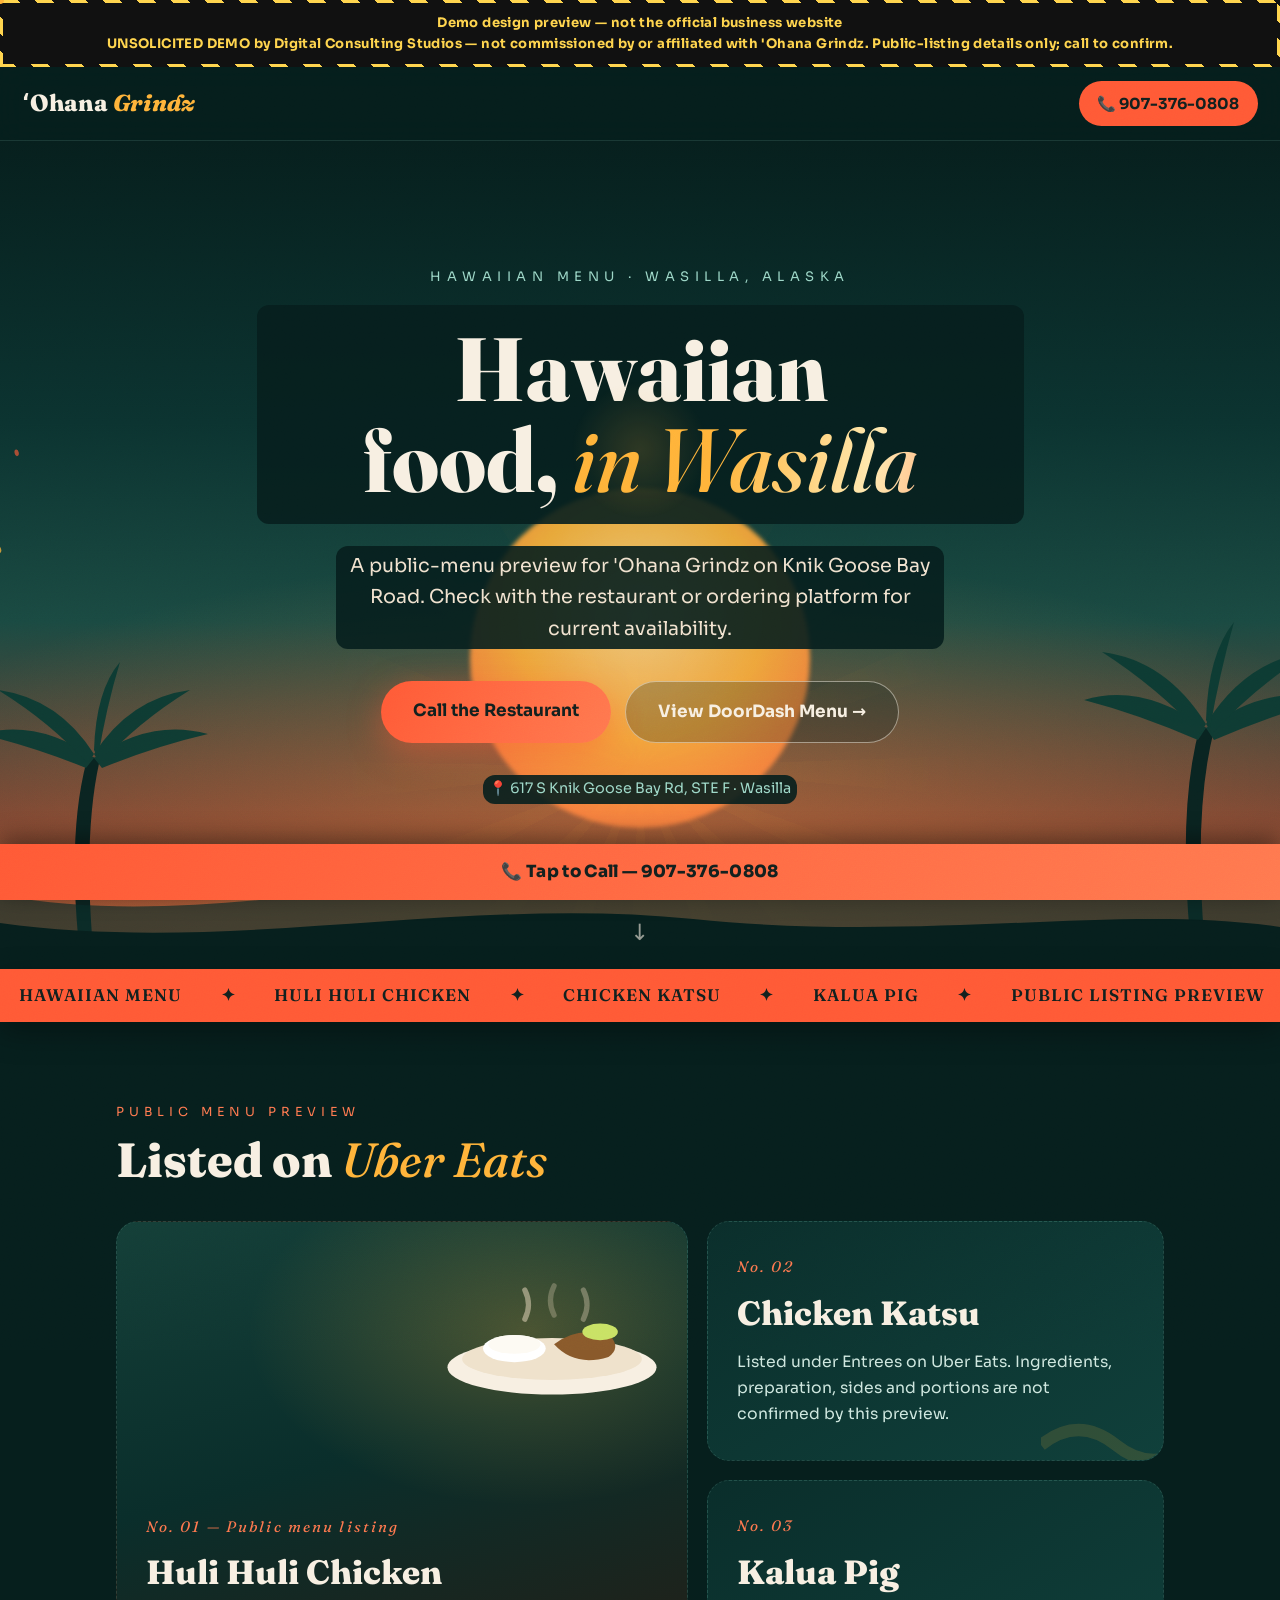
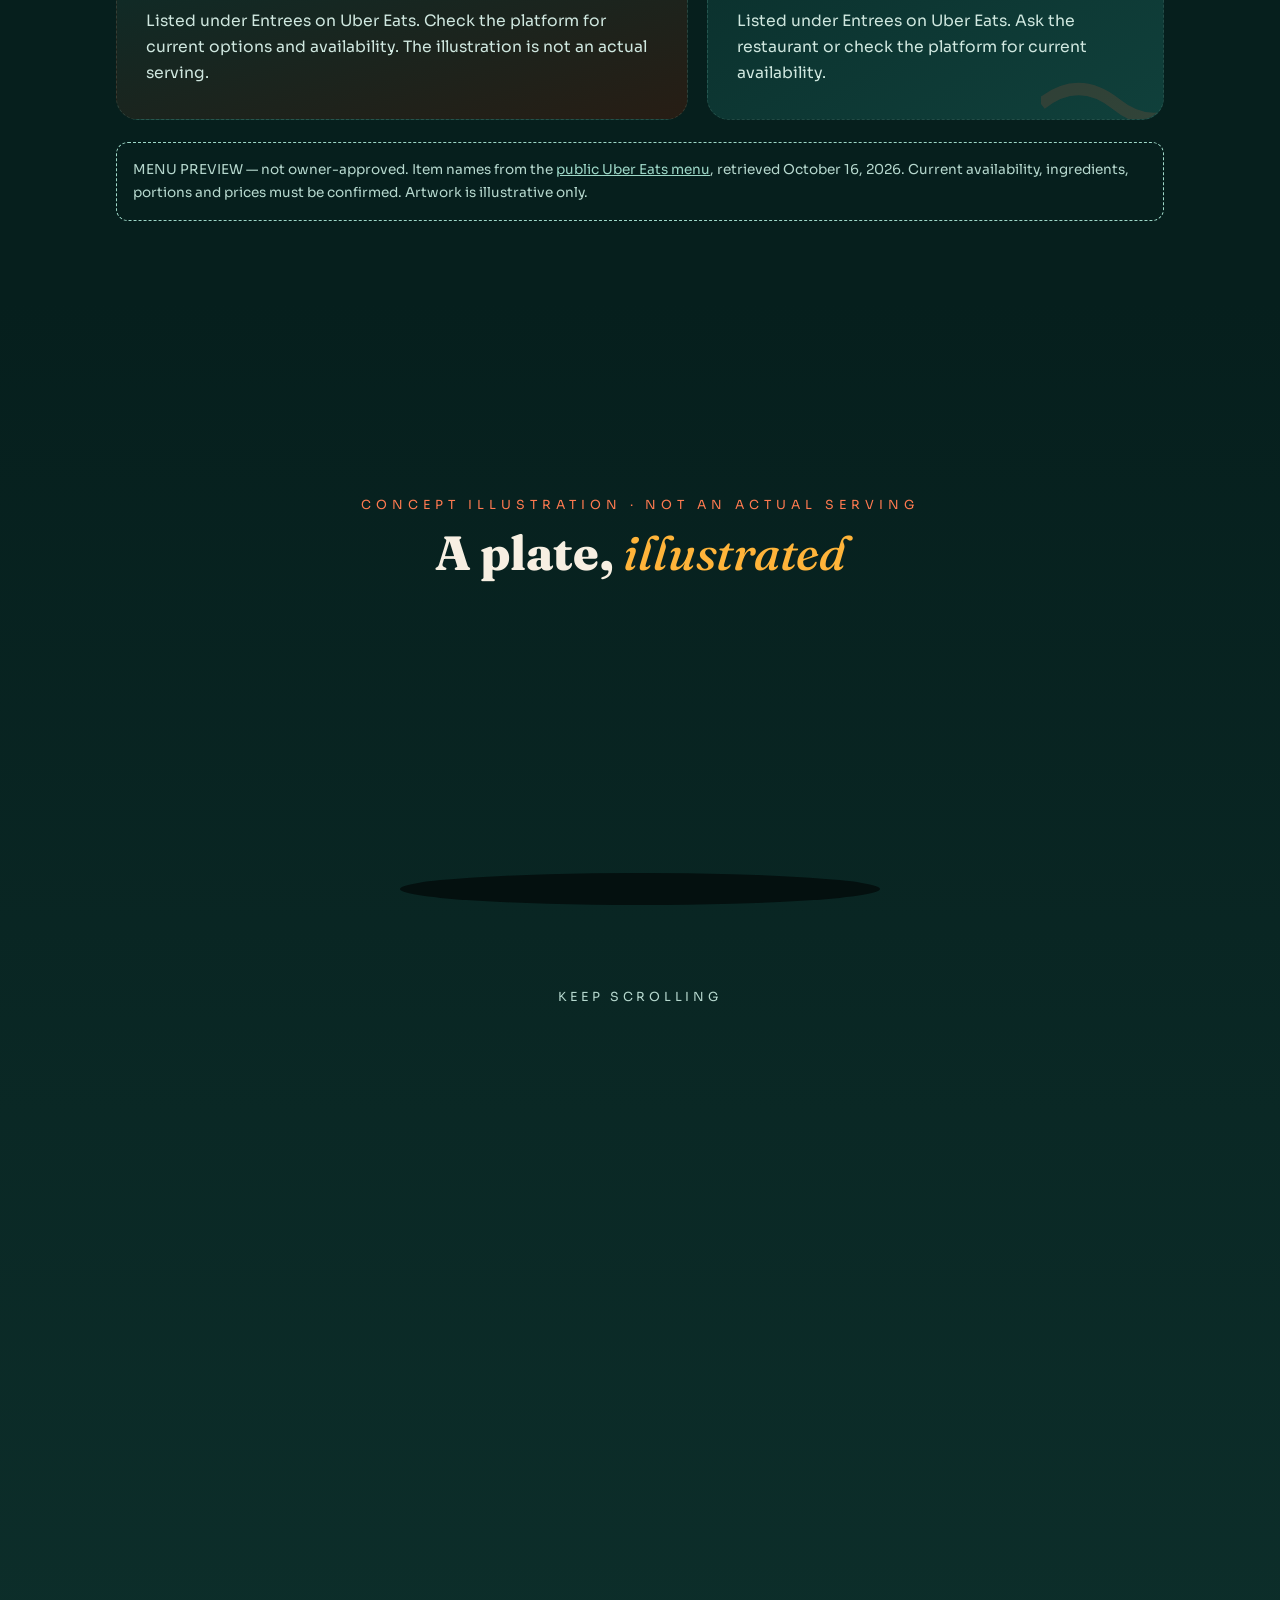
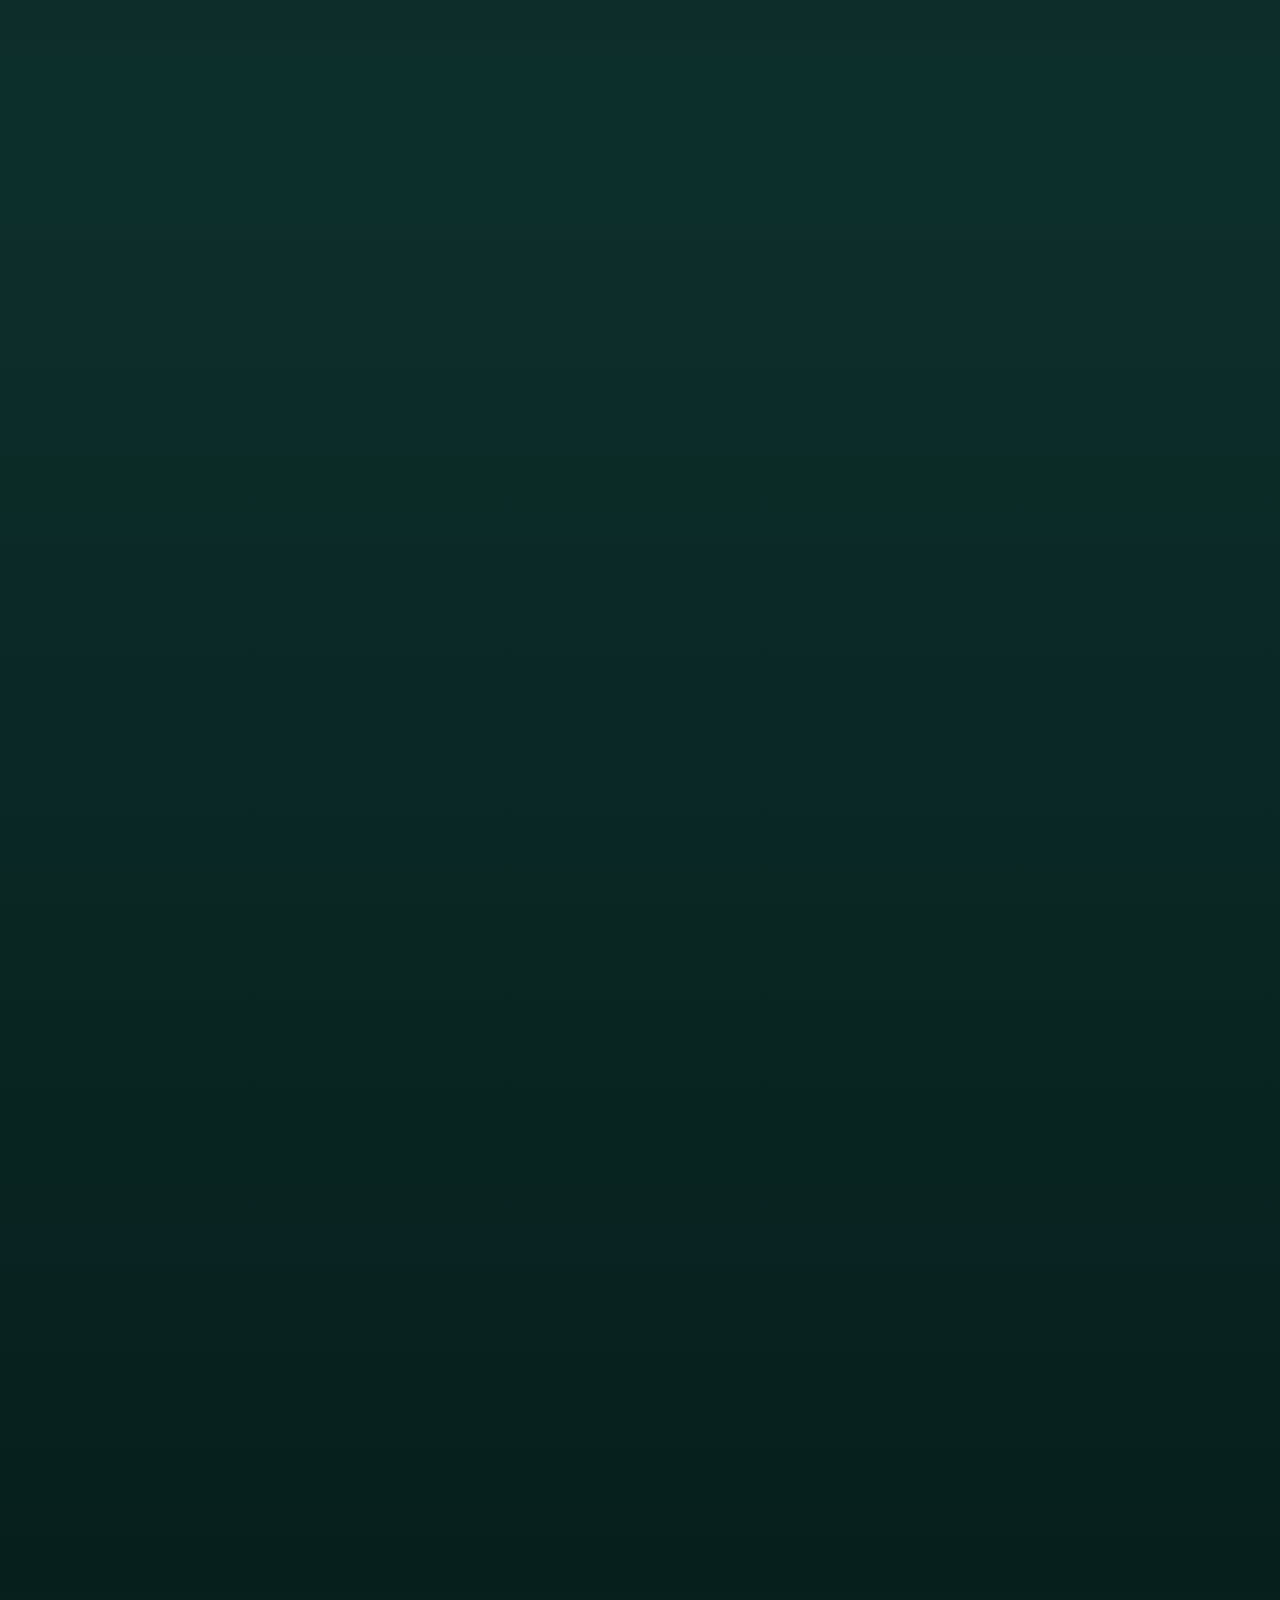
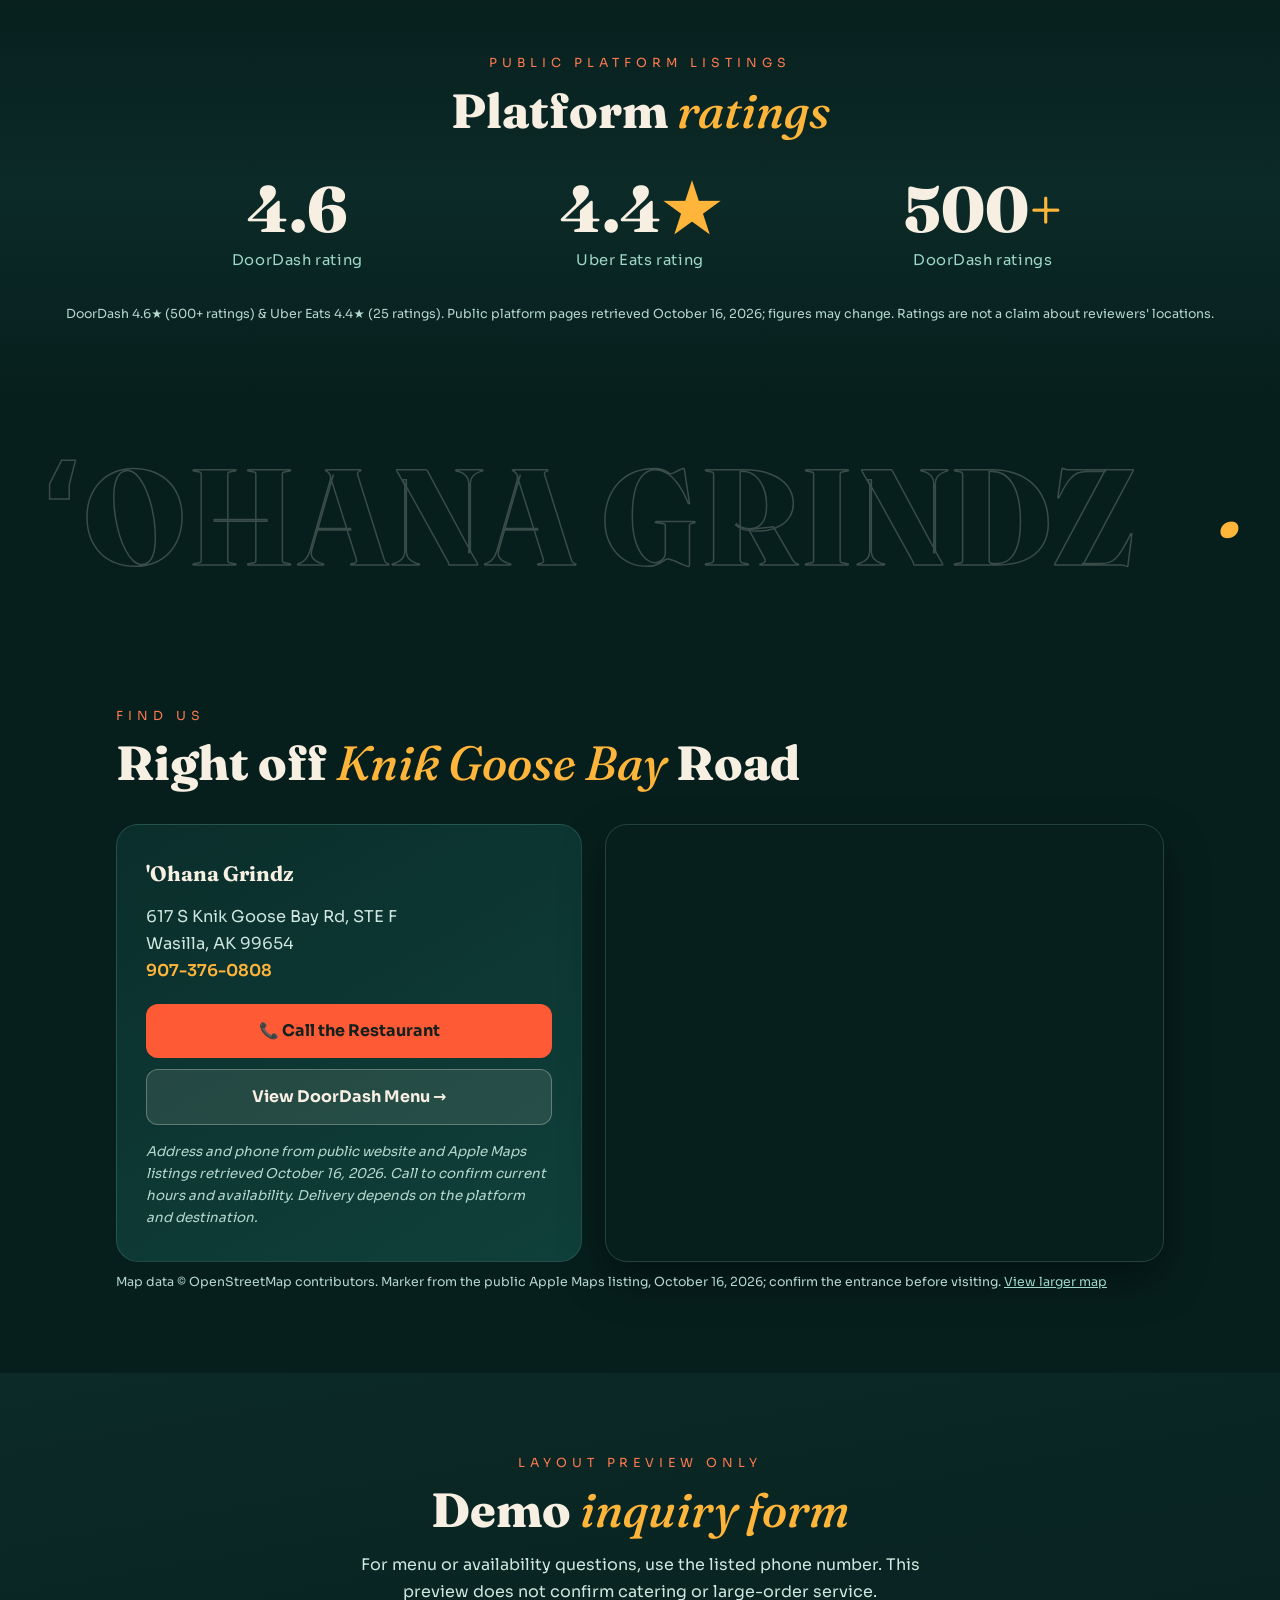
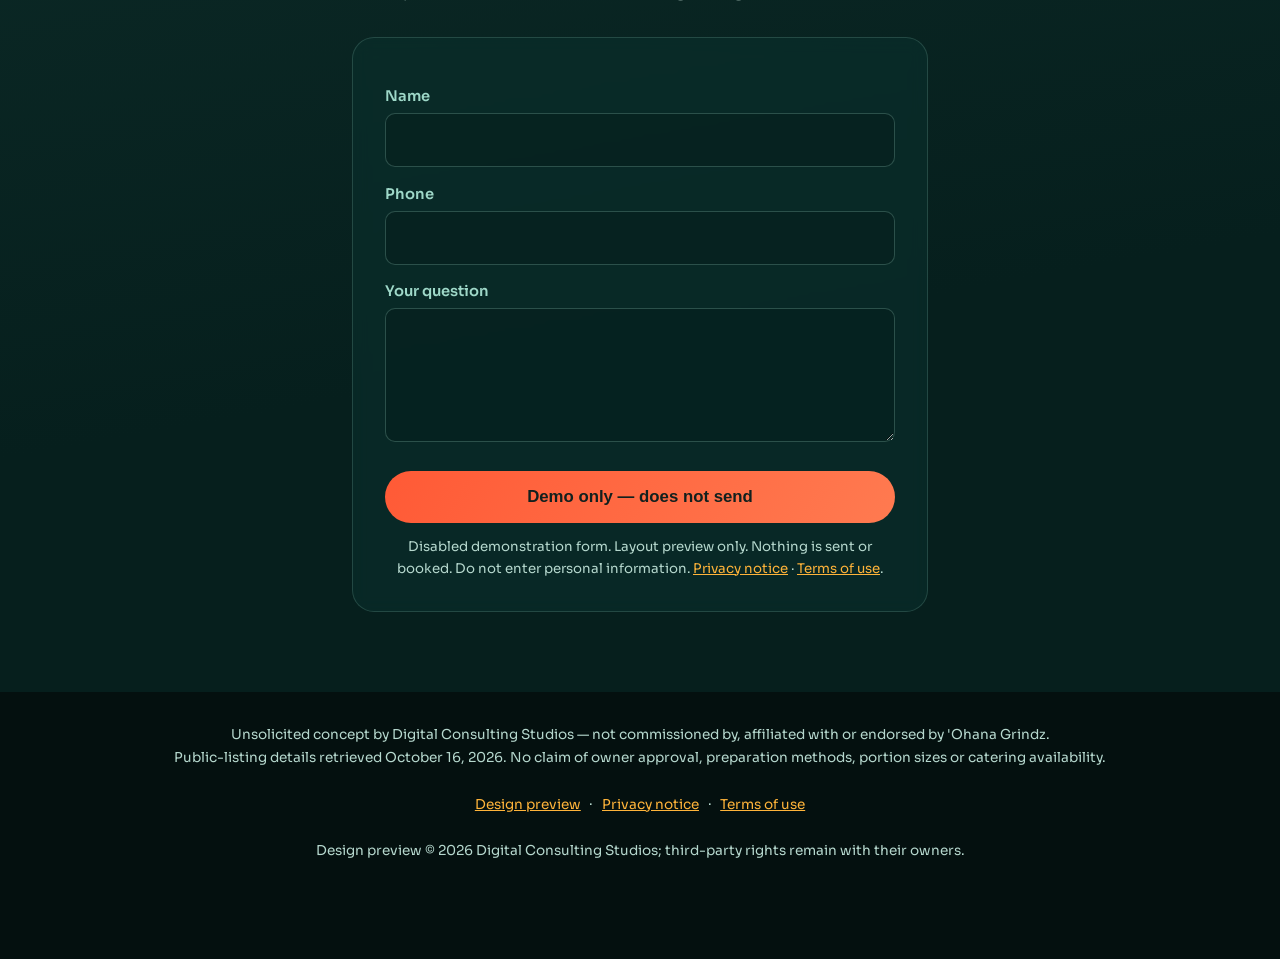
<file: index.html>
<!DOCTYPE html>
<html lang="en">
<head>
<meta charset="UTF-8">
<meta name="viewport" content="width=device-width, initial-scale=1.0">
<meta name="robots" content="noindex, nofollow">
<title>'Ohana Grindz — Hawaiian Food in Wasilla, AK | DEMO</title>
<meta name="description" content="Unsolicited demo concept for 'Ohana Grindz in Wasilla, Alaska. Public-menu preview and contact details at 617 S Knik Goose Bay Rd, STE F.">
<meta name="theme-color" content="#061f1d">
<link rel="preconnect" href="https://fonts.googleapis.com">
<link rel="preconnect" href="https://fonts.gstatic.com" crossorigin>
<link href="https://fonts.googleapis.com/css2?family=Fraunces:ital,opsz,wght@0,9..144,400;0,9..144,600;0,9..144,800;1,9..144,500&family=Sora:wght@400;600;700&display=swap" rel="stylesheet">
<style>
:root{
  /* height of the fixed Tap-to-Call bar at the bottom of the viewport;
     used to keep the first view's bottom 56px of content out from under it */
  --callbar-h:56px;
  --abyss:#061f1d; --lagoon:#0a2e2b; --lagoon2:#10403b;
  --coral:#ff5a36; --coral-hot:#ff7a50; --mango:#ffb43a; --seafoam:#9ed8c8;
  --sand:#f7efe2; --ink:#12201e; --mist:#cfe7df;
  --display:'Fraunces',Georgia,serif; --body:'Sora',system-ui,sans-serif;
}
*{margin:0;padding:0;box-sizing:border-box}
html{scroll-behavior:smooth}
@media (prefers-reduced-motion: reduce){html{scroll-behavior:auto}*{animation:none!important;transition:none!important}
/* entrance animations are the only thing that makes these visible; with animation
   disabled they would stay at opacity:0 and the hero would render blank. */
.kicker,.hero h1,.hero .sub,.cta-row,.hero .pin,.reveal{opacity:1!important;transform:none!important}}
body{font-family:var(--body);color:var(--mist);background:var(--abyss);line-height:1.65;overflow-x:hidden}
::selection{background:var(--coral);color:#fff}

/* demo banner */
.demo-banner{background:repeating-linear-gradient(45deg,#ffd54f,#ffd54f 12px,#111 12px,#111 24px);padding:3px;position:relative;z-index:60}
.demo-banner p{background:#111;color:#ffd54f;text-align:center;font-weight:700;font-size:.82rem;padding:.55rem .75rem;letter-spacing:.03em}

/* header */
header{position:sticky;top:0;z-index:50;display:flex;align-items:center;justify-content:space-between;gap:.75rem;padding:.9rem 1.4rem;background:rgba(6,31,29,.82);backdrop-filter:blur(14px);-webkit-backdrop-filter:blur(14px);border-bottom:1px solid rgba(158,216,200,.14)}
.logo{font-family:var(--display);font-weight:800;font-size:1.45rem;color:var(--sand);letter-spacing:.01em}
.logo em{font-style:italic;color:var(--mango)}
.call-top{background:var(--coral);color:#fff;font-weight:700;text-decoration:none;padding:.6rem 1.15rem;border-radius:999px;font-size:.95rem;box-shadow:0 0 0 0 rgba(255,90,54,.5);transition:transform .25s ease, box-shadow .25s ease}
.call-top:hover,.call-top:focus{transform:translateY(-2px);box-shadow:0 8px 24px rgba(255,90,54,.45)}

/* ============ HERO ============ */
.hero{position:relative;min-height:92vh;display:flex;flex-direction:column;justify-content:center;align-items:center;text-align:center;padding:4.5rem 1.25rem 7rem;isolation:isolate;overflow:hidden;
  background:linear-gradient(180deg,#061f1d 0%,#0b3330 34%,#1a4a42 58%,#7a4432 82%,#b35a35 100%)}
.sun{position:absolute;left:50%;bottom:17%;transform:translateX(-50%);width:min(44vw,340px);aspect-ratio:1;border-radius:50%;z-index:-3;
  background:radial-gradient(circle at 50% 38%,#ffd98a 0%,var(--mango) 45%,#ff7a3c 78%,rgba(255,122,60,0) 100%);
  filter:blur(2px);opacity:.9;animation:sunbreathe 9s ease-in-out infinite}
@keyframes sunbreathe{0%,100%{transform:translateX(-50%) scale(1)}50%{transform:translateX(-50%) scale(1.05)}}
.glow{position:absolute;inset:0;z-index:-2;background:radial-gradient(ellipse 90% 46% at 50% 82%,rgba(255,150,70,.33) 0%,rgba(255,150,70,0) 70%)}
.waves{position:absolute;left:0;right:0;bottom:-2px;z-index:-1;pointer-events:none}
.waves svg{display:block;width:100%;height:auto}
.palm{position:absolute;bottom:4%;z-index:-1;opacity:.95;pointer-events:none}
.palm.left{left:-40px;transform-origin:bottom center;animation:sway 8s ease-in-out infinite}
.palm.right{right:-50px;transform-origin:bottom center;animation:sway 9.5s ease-in-out infinite reverse}
@keyframes sway{0%,100%{transform:rotate(-2deg)}50%{transform:rotate(2.4deg)}}
#petals{position:absolute;inset:0;z-index:0;pointer-events:none}
.rays{position:absolute;left:50%;bottom:17%;width:min(90vw,760px);aspect-ratio:1;transform:translate(-50%,42%);z-index:-3;pointer-events:none;opacity:.5;
  background:repeating-conic-gradient(from 0deg at 50% 50%,rgba(255,180,58,.14) 0deg 7deg,transparent 7deg 22deg);
  -webkit-mask-image:radial-gradient(circle,#000 0%,transparent 62%);mask-image:radial-gradient(circle,#000 0%,transparent 62%);
  animation:rayspin 70s linear infinite}
@keyframes rayspin{to{transform:translate(-50%,42%) rotate(360deg)}}
@media (prefers-reduced-motion: reduce){.rays{animation:none}}
.kicker{font-size:.82rem;letter-spacing:.42em;text-transform:uppercase;color:var(--seafoam);margin-bottom:1.1rem;opacity:0;animation:rise .9s .15s ease forwards}
.hero h1{font-family:var(--display);font-weight:800;font-size:clamp(2.6rem,8.2vw,5.6rem);line-height:1.02;color:var(--sand);max-width:13ch;margin:0 auto .3rem;text-wrap:balance;opacity:0;animation:rise .9s .3s ease forwards}
.hero h1 .shimmer{font-style:italic;font-weight:500;background:linear-gradient(100deg,var(--mango) 20%,#ffe9b0 40%,var(--coral-hot) 60%,var(--mango) 80%);background-size:220% 100%;-webkit-background-clip:text;background-clip:text;color:transparent;animation:shimmer 5.5s linear infinite}
@keyframes shimmer{to{background-position:-220% 0}}
.hero .sub{max-width:38rem;margin:1.1rem auto 2rem;color:#f0e2cf;font-size:clamp(1rem,2.4vw,1.2rem);opacity:0;animation:rise .9s .45s ease forwards}
@keyframes rise{from{opacity:0;transform:translateY(26px)}to{opacity:1;transform:none}}
.cta-row{display:flex;gap:.9rem;justify-content:center;flex-wrap:wrap;opacity:0;animation:rise .9s .6s ease forwards}
.cta{position:relative;display:inline-block;font-weight:700;font-size:1.06rem;text-decoration:none;padding:1rem 2rem;border-radius:999px;transition:transform .25s ease,box-shadow .25s ease;will-change:transform}
.cta.primary{background:linear-gradient(120deg,var(--coral),var(--coral-hot));color:#fff;box-shadow:0 10px 34px rgba(255,90,54,.45)}
.cta.primary:hover,.cta.primary:focus{transform:translateY(-3px) scale(1.02);box-shadow:0 16px 44px rgba(255,90,54,.6)}
.cta.ghost{color:var(--sand);border:1.5px solid rgba(247,239,226,.5);background:rgba(6,31,29,.25);backdrop-filter:blur(6px)}
.cta.ghost:hover,.cta.ghost:focus{transform:translateY(-3px);border-color:var(--mango);color:var(--mango)}
.hero .pin{margin-top:2rem;font-size:.9rem;color:var(--seafoam);opacity:0;animation:rise .9s .75s ease forwards}
.scroll-hint{position:absolute;bottom:1.1rem;left:50%;transform:translateX(-50%);color:rgba(247,239,226,.6);font-size:1.4rem;animation:bob 2.2s ease-in-out infinite;z-index:1}
@keyframes bob{0%,100%{transform:translate(-50%,0)}50%{transform:translate(-50%,8px)}}

/* ============ MARQUEE ============ */
.marquee{background:var(--coral);color:#fff;overflow:hidden;white-space:nowrap;padding:.8rem 0;font-family:var(--display);font-weight:600;font-size:1.05rem;letter-spacing:.06em;position:relative;z-index:5;box-shadow:0 10px 30px rgba(0,0,0,.35)}
.marquee-track{display:inline-block;animation:marquee 26s linear infinite}
@media (prefers-reduced-motion: reduce){.marquee-track{animation:none}}
.marquee span{margin:0 1.2rem}
@keyframes marquee{to{transform:translateX(-50%)}}

/* ============ SECTIONS ============ */
section{padding:5rem 1.25rem;max-width:68rem;margin:0 auto;position:relative}
.sec-kicker{font-size:.78rem;letter-spacing:.4em;text-transform:uppercase;color:var(--coral-hot);margin-bottom:.7rem}
h2{font-family:var(--display);font-weight:800;font-size:clamp(1.9rem,4.6vw,3rem);color:var(--sand);line-height:1.08;margin-bottom:1rem;text-wrap:balance}
h2 em{font-style:italic;font-weight:500;color:var(--mango)}

/* menu — asymmetric editorial */
.menu-grid{display:grid;grid-template-columns:1.25fr 1fr;gap:1.2rem;margin-top:2.2rem}
.dish{position:relative;border-radius:22px;padding:2rem 1.8rem;background:linear-gradient(150deg,var(--lagoon) 0%,var(--lagoon2) 100%);border:1px solid rgba(158,216,200,.16);overflow:hidden;transition:transform .35s ease,border-color .35s ease,box-shadow .35s ease;will-change:transform}
.dish:hover{transform:translateY(-6px);border-color:rgba(255,180,58,.5);box-shadow:0 22px 48px rgba(0,0,0,.45)}
.dish .num{font-family:var(--display);font-style:italic;font-size:.95rem;color:var(--coral-hot);letter-spacing:.14em}
.dish h3{font-family:var(--display);font-weight:800;font-size:clamp(1.45rem,3vw,2.1rem);color:var(--sand);margin:.35rem 0 .55rem}
.dish p{color:var(--mist);font-size:.98rem;max-width:34rem}
.dish .wave-accent{position:absolute;right:-28px;bottom:-30px;width:150px;opacity:.14;transition:opacity .35s ease, transform .5s ease}
.dish:hover .wave-accent{opacity:.3;transform:rotate(8deg) scale(1.08)}
.dish.feature{grid-row:span 2;display:flex;flex-direction:column;justify-content:flex-end;min-height:420px;
  background:linear-gradient(165deg,#143f38 0%,#0a2e2b 46%,#271d14 100%)}
.dish.feature::before{content:"";position:absolute;inset:0;background:radial-gradient(ellipse 70% 50% at 72% 22%,rgba(255,180,58,.25),transparent 70%)}
.dish.feature .plate-art{position:absolute;top:1.4rem;right:1.2rem;width:min(52%,230px);animation:floaty 7s ease-in-out infinite}
@keyframes floaty{0%,100%{transform:translateY(0) rotate(-2deg)}50%{transform:translateY(-12px) rotate(2deg)}}
.menu-note{font-size:.85rem;color:rgba(207,231,223,.55);margin-top:1.4rem}
.dish{border-style:dashed}
.menu-note{border:1px dashed var(--seafoam);border-radius:12px;padding:1rem}

/* ====== SCROLL STORY: the plate builds itself ====== */
.story{max-width:none;padding:0;background:linear-gradient(180deg,var(--abyss) 0%,#0d2f2b 50%,var(--abyss) 100%)}
.story-wrap{height:320vh;position:relative}
.story-stage{position:sticky;top:0;height:100vh;display:flex;flex-direction:column;justify-content:center;align-items:center;overflow:hidden}
.story-stage h2{text-align:center;padding:0 1rem}
.story-cap{height:2.2rem;margin-top:.4rem;font-family:var(--display);font-style:italic;font-size:clamp(1.05rem,2.6vw,1.5rem);color:var(--mango);opacity:0;transition:opacity .35s ease;text-align:center;padding:0 1rem}
.story-cap.on{opacity:1}
.story-svg{width:min(560px,92vw);height:auto;margin-top:.5rem}
.story-svg .lyr{opacity:0;transform:translateY(-70px);transition:opacity .45s ease,transform .5s cubic-bezier(.2,.7,.25,1.25)}
.story-svg .lyr.on{opacity:1;transform:none}
.story-svg .steam-g{transition:opacity .45s ease}
.story-hint{font-size:.78rem;letter-spacing:.3em;text-transform:uppercase;color:rgba(207,231,223,.45);margin-top:1.4rem}

/* 3D tilt + glare on dish cards */
.dish{transform-style:preserve-3d;perspective:800px}
.dish .glare{position:absolute;inset:0;border-radius:inherit;pointer-events:none;opacity:0;transition:opacity .3s ease;
  background:radial-gradient(420px circle at var(--gx,50%) var(--gy,50%),rgba(255,236,200,.14),transparent 55%)}
.dish:hover .glare{opacity:1}

/* proof band */
.proof{max-width:none;background:linear-gradient(180deg,var(--abyss),#0c2a27 50%,var(--abyss));text-align:center;padding:4.5rem 1.25rem}
.proof-wrap{max-width:62rem;margin:0 auto;display:grid;grid-template-columns:repeat(auto-fit,minmax(200px,1fr));gap:2.25rem}
.proof-item .big{font-family:var(--display);font-weight:800;font-size:clamp(2.6rem,6vw,4rem);color:var(--sand);line-height:1}
.proof-item .big .accent{color:var(--mango)}
.proof-item p{color:var(--seafoam);font-size:.92rem;margin-top:.45rem;letter-spacing:.04em}
.proof-src{font-size:.78rem;color:rgba(207,231,223,.45);margin-top:2rem}

/* find us */
.find-grid{display:grid;grid-template-columns:1fr 1.2fr;gap:1.4rem;margin-top:2.2rem;align-items:stretch}
.find-card{border-radius:22px;padding:2rem 1.8rem;background:linear-gradient(150deg,var(--lagoon),var(--lagoon2));border:1px solid rgba(158,216,200,.16)}
.find-card h3{font-family:var(--display);color:var(--sand);font-size:1.3rem;margin-bottom:.8rem}
.find-card a{color:var(--mango);text-decoration:none;font-weight:600}
.find-card a:hover{text-decoration:underline}
.find-card .addr{font-size:1.02rem;color:var(--mist)}
.find-card .note{font-size:.84rem;color:rgba(207,231,223,.55);margin-top:1rem;font-style:italic}
.order-links{display:flex;flex-direction:column;gap:.7rem;margin-top:1.2rem}
.order-links a{display:block;text-align:center;padding:.85rem;border-radius:12px;font-weight:700;text-decoration:none;transition:transform .25s ease}
.order-links a:hover{transform:translateY(-2px)}
.order-links .call{background:var(--coral);color:#fff}
.order-links .dd{background:rgba(247,239,226,.1);color:var(--sand);border:1px solid rgba(247,239,226,.3)}
.map-wrap{border-radius:22px;overflow:hidden;border:1px solid rgba(158,216,200,.2);min-height:340px;box-shadow:0 18px 44px rgba(0,0,0,.4)}
.map-wrap iframe{display:block;width:100%;height:100%;min-height:340px;border:0;filter:saturate(.85) contrast(1.02)}
.map-note{font-size:.78rem;color:rgba(207,231,223,.45);margin-top:.6rem}

/* catering */
.catering{max-width:none;background:linear-gradient(170deg,#0c2a27 0%,var(--abyss) 60%);padding:5rem 1.25rem}
.cat-inner{max-width:36rem;margin:0 auto;text-align:center}
.cat-inner form{text-align:left;margin-top:2rem;background:rgba(10,46,43,.65);border:1px solid rgba(158,216,200,.18);border-radius:22px;padding:2rem;backdrop-filter:blur(8px)}
.cat-inner label{display:block;font-weight:600;margin:.9rem 0 .3rem;font-size:.92rem;color:var(--seafoam)}
.cat-inner input,.cat-inner textarea{width:100%;padding:.8rem .9rem;border:1px solid rgba(158,216,200,.25);border-radius:10px;font:inherit;background:rgba(6,31,29,.6);color:var(--sand);transition:border-color .25s ease}
.cat-inner input:focus,.cat-inner textarea:focus{outline:none;border-color:var(--mango)}
.cat-inner button{margin-top:1.3rem;width:100%;background:linear-gradient(120deg,var(--coral),var(--coral-hot));color:#fff;font-weight:700;font-size:1.05rem;border:none;padding:1rem;border-radius:999px;cursor:pointer;transition:transform .25s ease,box-shadow .25s ease}
.cat-inner button:hover{transform:translateY(-2px);box-shadow:0 12px 32px rgba(255,90,54,.5)}
.cat-inner small{display:block;margin-top:.8rem;color:rgba(207,231,223,.5);text-align:center}

footer{background:#04100f;color:rgba(158,216,200,.55);text-align:center;padding:2rem 1rem 6rem;font-size:.85rem}
.sticky-call{position:fixed;bottom:0;left:0;right:0;background:linear-gradient(120deg,var(--coral),var(--coral-hot));text-align:center;padding:.9rem;z-index:55;box-shadow:0 -6px 24px rgba(0,0,0,.45)}
.sticky-call a{color:#fff;font-weight:800;text-decoration:none;font-size:1.05rem;letter-spacing:.02em}

/* reveals */
html.js .reveal{opacity:0;transform:translateY(30px);transition:opacity .8s ease,transform .8s ease}
html.js .reveal.in{opacity:1;transform:none}
.reveal.d1{transition-delay:.12s}.reveal.d2{transition-delay:.24s}.reveal.d3{transition-delay:.36s}

/* film grain — cinematic texture over everything */
.grain{position:fixed;inset:-50%;width:200%;height:200%;z-index:58;pointer-events:none;opacity:.055;mix-blend-mode:overlay;
  background-image:url("data:image/svg+xml,%3Csvg xmlns='http://www.w3.org/2000/svg' width='300' height='300'%3E%3Cfilter id='n'%3E%3CfeTurbulence type='fractalNoise' baseFrequency='0.85' numOctaves='2'/%3E%3C/filter%3E%3Crect width='300' height='300' filter='url(%23n)'/%3E%3C/svg%3E");
  animation:grainshift 7s steps(10) infinite}
@keyframes grainshift{0%,100%{transform:translate(0,0)}10%{transform:translate(-3%,-2%)}30%{transform:translate(2%,-4%)}50%{transform:translate(-4%,3%)}70%{transform:translate(3%,2%)}90%{transform:translate(-2%,4%)}}
@media (prefers-reduced-motion: reduce){.grain{animation:none}}

/* custom cursor glow (desktop pointer only) */
.cursor-dot,.cursor-glow{position:fixed;top:0;left:0;z-index:70;pointer-events:none;border-radius:50%;transform:translate(-50%,-50%)}
.cursor-dot{width:8px;height:8px;background:var(--mango)}
.cursor-glow{width:150px;height:150px;background:radial-gradient(circle,rgba(255,180,58,.16),transparent 65%);transition:width .3s ease,height .3s ease}
body.link-hover .cursor-glow{width:230px;height:230px}
@media (hover:none),(pointer:coarse){.cursor-dot,.cursor-glow{display:none}}

/* headline letter-stagger */
.h-word{display:inline-block;white-space:nowrap}
.h-ch{display:inline-block;opacity:0;transform:translateY(.55em) rotate(4deg);animation:chpop .7s cubic-bezier(.2,.7,.2,1.2) forwards}
@keyframes chpop{to{opacity:1;transform:none}}
.h-pop{display:inline-block;opacity:0;transform:translateY(.55em);transition:opacity .7s ease,transform .7s cubic-bezier(.2,.7,.2,1.2)}
.h-pop.go{opacity:1;transform:none}
@media (prefers-reduced-motion: reduce){.h-ch,.h-pop{opacity:1;transform:none;animation:none;transition:none}}

/* giant outline marquee band */
.aloha-band{overflow:hidden;white-space:nowrap;padding:3.2rem 0 2.6rem;background:var(--abyss)}
.aloha-track{display:inline-block;animation:marquee 32s linear infinite;font-family:var(--display);font-weight:800;font-size:clamp(4rem,11vw,8.5rem);line-height:1;letter-spacing:.02em}
.aloha-track span{margin:0 2.4rem;color:transparent;-webkit-text-stroke:1.5px rgba(247,239,226,.22)}
.aloha-track span.fill{color:var(--mango);-webkit-text-stroke:0;font-style:italic;font-weight:500}
@media (prefers-reduced-motion: reduce){.aloha-track{animation:none}}

@media (max-width:760px){
  .menu-grid{grid-template-columns:1fr}
  .dish.feature{min-height:340px}
  .find-grid{grid-template-columns:1fr}
  section{padding:3.4rem 1.1rem}
  .palm.left{left:-70px}.palm.right{right:-80px}
  /* --- Tap-to-Call bar clearance (phones only) -------------------------
     .sticky-call is position:fixed, so the bottom var(--callbar-h) of the
     first view is covered by the bar and is not usable space. The hero is
     taller than what is left, which pushed its last line - the address -
     under the bar. Shorten the hero's reserved height by the bar, pull its
     top padding in by the same amount (never tighter than 1rem) and tighten
     the two gaps above the address line. Measured clearance at 390x844 is
     then >=15px even with the webfonts unavailable (fallback metrics run
     taller). Desktop layout, colours and animation are untouched. */
  .hero{min-height:calc(92vh - var(--callbar-h));padding-top:max(1rem,calc(4.5rem - var(--callbar-h)))}
  .hero .sub{margin-bottom:1.4rem}
  .hero .pin{margin-top:.8rem}
}
</style>
<link rel="stylesheet" href="compliance.css">
<script>document.documentElement.classList.add("js");setTimeout(function(){document.querySelectorAll(".reveal").forEach(function(e){e.classList.add("in")})},2200);document.addEventListener("DOMContentLoaded",function(){if(matchMedia("(prefers-reduced-motion: reduce)").matches){document.querySelectorAll("svg").forEach(function(s){if(s.pauseAnimations)s.pauseAnimations()})}});</script>
</head>
<body>
<a class="skip-link" href="#main">Skip to content</a>

<div class="demo-banner"><p>Demo design preview — not the official business website<br>UNSOLICITED DEMO by Digital Consulting Studios — not commissioned by or affiliated with 'Ohana Grindz. Public-listing details only; call to confirm.</p></div>
<div class="grain" aria-hidden="true"></div>
<div class="cursor-glow" aria-hidden="true"></div>
<div class="cursor-dot" aria-hidden="true"></div>

<header>
  <div class="logo">&#699;Ohana <em>Grindz</em></div>
  <a class="call-top" href="tel:+19073760808">📞 907-376-0808</a>
</header>

<main id="main">
<div class="hero">
  <canvas id="petals" aria-hidden="true"></canvas>
  <div class="rays" aria-hidden="true"></div>
  <div class="sun" aria-hidden="true"></div>
  <div class="glow" aria-hidden="true"></div>

  <svg class="palm left" width="260" height="330" viewBox="0 0 260 330" aria-hidden="true">
    <path d="M118 330 Q108 220 128 150 L140 153 Q124 222 132 330 Z" fill="#042220"/>
    <g fill="#0b3b33">
      <path d="M134 152 Q190 112 248 128 Q196 140 142 162 Z"/>
      <path d="M134 152 Q78 112 20 128 Q72 140 126 162 Z"/>
      <path d="M134 148 Q170 92 230 84 Q178 116 140 158 Z"/>
      <path d="M134 148 Q98 92 38 84 Q90 116 128 158 Z"/>
      <path d="M134 144 Q136 84 160 56 Q146 102 138 152 Z"/>
    </g>
  </svg>
  <svg class="palm right" width="300" height="380" viewBox="0 0 300 380" aria-hidden="true">
    <path d="M160 380 Q148 250 170 170 L184 174 Q164 252 174 380 Z" fill="#042220"/>
    <g fill="#0b3b33">
      <path d="M176 172 Q240 126 298 144 Q244 158 184 184 Z"/>
      <path d="M176 172 Q112 126 54 144 Q108 158 168 184 Z"/>
      <path d="M176 168 Q216 104 280 96 Q224 132 182 178 Z"/>
      <path d="M176 168 Q136 104 72 96 Q128 132 170 178 Z"/>
      <path d="M176 164 Q178 98 204 66 Q190 116 180 172 Z"/>
    </g>
  </svg>

  <p class="kicker">Hawaiian Menu · Wasilla, Alaska</p>
  <h1>Hawaiian food, <span class="shimmer">in Wasilla</span></h1>
  <p class="sub">A public-menu preview for 'Ohana Grindz on Knik Goose Bay Road. Check with the restaurant or ordering platform for current availability.</p>
  <div class="cta-row">
    <a class="cta primary" data-magnet href="tel:+19073760808">Call the Restaurant</a>
    <a class="cta ghost" data-magnet href="https://www.doordash.com/store/ohana-grindz-wasilla-27691664/" rel="noopener nofollow" target="_blank">View DoorDash Menu →</a>
  </div>
  <p class="pin">📍 617 S Knik Goose Bay Rd, STE F · Wasilla</p>

  <div class="waves" aria-hidden="true">
    <svg viewBox="0 0 1440 140" preserveAspectRatio="none" style="height:140px">
      <path fill="#0a2e2b" opacity=".65" d="M0,64 C240,104 480,24 720,56 C960,88 1200,36 1440,68 L1440,140 L0,140 Z"/>
      <path fill="#061f1d" d="M0,92 C260,124 520,64 780,88 C1040,112 1260,72 1440,96 L1440,140 L0,140 Z"/>
    </svg>
  </div>
  <div class="scroll-hint" aria-hidden="true">↓</div>
</div>

<div class="marquee" aria-hidden="true"><div class="marquee-track" id="mtrack">
  <span>HAWAIIAN MENU</span><span>✦</span><span>HULI HULI CHICKEN</span><span>✦</span><span>CHICKEN KATSU</span><span>✦</span><span>KALUA PIG</span><span>✦</span><span>PUBLIC LISTING PREVIEW</span><span>✦</span>
</div></div>

<section>
  <p class="sec-kicker reveal">Public menu preview</p>
  <h2 class="reveal">Listed on <em>Uber Eats</em></h2>
  <div class="menu-grid">
    <div class="dish feature reveal">
      <svg class="plate-art" viewBox="0 0 220 160" aria-hidden="true">
        <ellipse cx="110" cy="118" rx="100" ry="26" fill="#f7efe2"/>
        <ellipse cx="110" cy="110" rx="86" ry="20" fill="#efe2cc"/>
        <ellipse cx="74" cy="100" rx="30" ry="13" fill="#fff"/>
        <ellipse cx="74" cy="96" rx="25" ry="9" fill="#fdfaf3"/>
        <path d="M112 96 q22 -18 54 -8 q10 12 -2 20 q-32 10 -52 -12 Z" fill="#8a5a2b"/>
        <ellipse cx="156" cy="84" rx="17" ry="8" fill="#c9e265"/>
        <g stroke="#e8d9bd" stroke-width="5" stroke-linecap="round" fill="none" opacity=".8">
          <path d="M84 72 q7 -14 0 -28"><animate attributeName="opacity" values=".8;.1;.8" dur="3s" repeatCount="indefinite"/></path>
          <path d="M112 68 q-7 -14 0 -28"><animate attributeName="opacity" values=".1;.8;.1" dur="3.3s" repeatCount="indefinite"/></path>
          <path d="M140 72 q7 -14 0 -28"><animate attributeName="opacity" values=".8;.1;.8" dur="3.6s" repeatCount="indefinite"/></path>
        </g>
      </svg>
      <span class="num">No. 01 — Public menu listing</span>
      <h3>Huli Huli Chicken</h3>
      <p>Listed under Entrees on Uber Eats. Check the platform for current options and availability. The illustration is not an actual serving.</p>
    </div>
    <div class="dish reveal d1">
      <span class="num">No. 02</span>
      <h3>Chicken Katsu</h3>
      <p>Listed under Entrees on Uber Eats. Ingredients, preparation, sides and portions are not confirmed by this preview.</p>
      <svg class="wave-accent" viewBox="0 0 100 60" aria-hidden="true"><path d="M0 30 Q25 10 50 30 T100 30" stroke="#ffb43a" stroke-width="8" fill="none"/></svg>
    </div>
    <div class="dish reveal d2">
      <span class="num">No. 03</span>
      <h3>Kalua Pig</h3>
      <p>Listed under Entrees on Uber Eats. Ask the restaurant or check the platform for current availability.</p>
      <svg class="wave-accent" viewBox="0 0 100 60" aria-hidden="true"><path d="M0 30 Q25 10 50 30 T100 30" stroke="#ff5a36" stroke-width="8" fill="none"/></svg>
    </div>
  </div>
  <p class="menu-note reveal">MENU PREVIEW — not owner-approved. Item names from the <a style="color:var(--seafoam)" href="https://www.ubereats.com/store/ohana-grindz/LezbC7oJRrm_mqiI_ebf9w" rel="noopener nofollow" target="_blank">public Uber Eats menu</a>, retrieved October 16, 2026. Current availability, ingredients, portions and prices must be confirmed. Artwork is illustrative only.</p>
</section>

<div class="story" aria-label="Concept illustration, not an actual menu item or serving">
  <div class="story-wrap" id="storywrap">
    <div class="story-stage">
      <p class="sec-kicker">Concept illustration · not an actual serving</p>
      <h2>A plate, <em>illustrated</em></h2>
      <svg class="story-svg" viewBox="0 0 560 320" aria-hidden="true">
        <ellipse cx="280" cy="286" rx="240" ry="16" fill="#04100f"/>
        <g class="lyr" data-at="0.06">
          <ellipse cx="280" cy="268" rx="190" ry="26" fill="#f7efe2"/>
          <ellipse cx="280" cy="260" rx="165" ry="20" fill="#efe2cc"/>
        </g>
        <g class="lyr" data-at="0.22">
          <ellipse cx="185" cy="246" rx="48" ry="20" fill="#fff"/>
          <ellipse cx="185" cy="240" rx="42" ry="15" fill="#fdfaf3"/>
        </g>
        <g class="lyr" data-at="0.36">
          <ellipse cx="268" cy="240" rx="44" ry="18" fill="#fff"/>
          <ellipse cx="268" cy="235" rx="38" ry="13" fill="#fdfaf3"/>
        </g>
        <g class="lyr" data-at="0.52">
          <ellipse cx="360" cy="244" rx="46" ry="16" fill="#f5d87a"/>
          <ellipse cx="360" cy="240" rx="40" ry="12" fill="#fae7a3"/>
          <ellipse cx="348" cy="238" rx="7" ry="3.5" fill="#e8b84d"/>
          <ellipse cx="372" cy="241" rx="7" ry="3.5" fill="#e8b84d"/>
        </g>
        <g class="lyr" data-at="0.68">
          <path d="M210 212 q44 -30 108 -14 q22 18 -4 32 q-66 16 -104 -18 Z" fill="#8a5a2b"/>
          <path d="M224 212 l76 -10 M232 222 l72 -8" stroke="#6e4620" stroke-width="5" stroke-linecap="round"/>
        </g>
        <g class="lyr" data-at="0.8">
          <ellipse cx="330" cy="206" rx="22" ry="9" fill="#c9e265"/>
          <ellipse cx="310" cy="212" rx="12" ry="5" fill="#9fcf4e"/>
        </g>
        <g class="steam-g" data-at="0.9" opacity="0">
          <g stroke="#dfe8e4" stroke-width="6" stroke-linecap="round" fill="none" opacity=".8">
            <path d="M240 180 q8 -16 0 -32"><animate attributeName="opacity" values=".8;.15;.8" dur="3s" repeatCount="indefinite"/></path>
            <path d="M280 174 q-8 -16 0 -32"><animate attributeName="opacity" values=".15;.8;.15" dur="3.3s" repeatCount="indefinite"/></path>
            <path d="M320 180 q8 -16 0 -32"><animate attributeName="opacity" values=".8;.15;.8" dur="3.6s" repeatCount="indefinite"/></path>
          </g>
        </g>
      </svg>
      <p class="story-cap" id="storycap"></p>
      <p class="story-hint">Keep scrolling</p>
    </div>
  </div>
</div>

<div class="proof">
  <p class="sec-kicker reveal">Public platform listings</p>
  <h2 class="reveal">Platform <em>ratings</em></h2>
  <div class="proof-wrap" style="margin-top:2.5rem">
    <div class="proof-item reveal"><div class="big">4.6</div><p>DoorDash rating</p></div>
    <div class="proof-item reveal d1"><div class="big"><span>4.4</span><span class="accent">★</span></div><p>Uber Eats rating</p></div>
    <div class="proof-item reveal d2"><div class="big"><span>500</span><span class="accent">+</span></div><p>DoorDash ratings</p></div>
  </div>
  <p class="proof-src reveal">DoorDash 4.6★ (500+ ratings) &amp; Uber Eats 4.4★ (25 ratings). Public platform pages retrieved October 16, 2026; figures may change. Ratings are not a claim about reviewers' locations.</p>
</div>

<div class="aloha-band" aria-hidden="true"><div class="aloha-track" id="atrack">
  <span>&#699;OHANA GRINDZ</span><span class="fill">·</span><span>WASILLA</span><span class="fill">·</span>
</div></div>

<section>
  <p class="sec-kicker reveal">Find Us</p>
  <h2 class="reveal">Right off <em>Knik Goose Bay</em> Road</h2>
  <div class="find-grid">
    <div class="find-card reveal">
      <h3>'Ohana Grindz</h3>
      <p class="addr">617 S Knik Goose Bay Rd, STE F<br>Wasilla, AK 99654<br><a href="tel:+19073760808">907-376-0808</a></p>
      <div class="order-links">
        <a class="call" href="tel:+19073760808">📞 Call the Restaurant</a>
        <a class="dd" href="https://www.doordash.com/store/ohana-grindz-wasilla-27691664/" rel="noopener nofollow" target="_blank">View DoorDash Menu →</a>
      </div>
      <p class="note">Address and phone from public website and Apple Maps listings retrieved October 16, 2026. Call to confirm current hours and availability. Delivery depends on the platform and destination.</p>
    </div>
    <div class="map-wrap reveal d1">
      <iframe title="Map — 'Ohana Grindz, 617 S Knik Goose Bay Rd, Wasilla"
        src="https://www.openstreetmap.org/export/embed.html?bbox=-149.4513%2C61.5718%2C-149.4313%2C61.5818&amp;layer=mapnik&amp;marker=61.5762471%2C-149.4389327"
        loading="lazy" referrerpolicy="no-referrer-when-downgrade"></iframe>
    </div>
  </div>
  <p class="map-note reveal">Map data © OpenStreetMap contributors. Marker from the public Apple Maps listing, October 16, 2026; confirm the entrance before visiting. <a style="color:var(--seafoam)" href="https://www.openstreetmap.org/?mlat=61.5762471&amp;mlon=-149.4389327#map=16/61.5762471/-149.4389327" target="_blank" rel="noopener">View larger map</a></p>
</section>

<div class="catering">
  <div class="cat-inner">
    <p class="sec-kicker reveal">Layout preview only</p>
    <h2 class="reveal">Demo <em>inquiry form</em></h2>
    <p class="reveal" style="color:var(--mist)">For menu or availability questions, use the listed phone number. This preview does not confirm catering or large-order service.</p>
    <form class="reveal" aria-describedby="demo-form-note" onsubmit="return false">
      <label for="n">Name</label><input disabled id="n" name="name" required>
      <label for="p">Phone</label><input disabled id="p" name="phone" type="tel" required>
      <label for="m">Your question</label><textarea disabled id="m" name="message" rows="4" required></textarea>
      <button disabled type="submit">Demo only — does not send</button>
      <small id="demo-form-note">Disabled demonstration form. Layout preview only. Nothing is sent or booked. Do not enter personal information. <a href="privacy.html">Privacy notice</a> · <a href="terms.html">Terms of use</a>.</small>
    </form>
  </div>
</div>

</main>
<footer>
  <p>Unsolicited concept by Digital Consulting Studios — not commissioned by, affiliated with or endorsed by 'Ohana Grindz.</p>
  <p>Public-listing details retrieved October 16, 2026. No claim of owner approval, preparation methods, portion sizes or catering availability.</p>
<nav class="legal-nav" aria-label="Preview policies"><a href="index.html">Design preview</a> · <a href="privacy.html">Privacy notice</a> · <a href="terms.html">Terms of use</a></nav><p>Design preview © 2026 Digital Consulting Studios; third-party rights remain with their owners.</p>
</footer>

<div class="sticky-call"><a href="tel:+19073760808">📞 Tap to Call — 907-376-0808</a></div>

<script>
// scroll reveals (low threshold — never leave content hidden)
const io=new IntersectionObserver(es=>es.forEach(e=>{if(e.isIntersecting){e.target.classList.add('in');io.unobserve(e.target)}}),{threshold:.08});
document.querySelectorAll('.reveal').forEach(el=>io.observe(el));
setTimeout(()=>document.querySelectorAll('.reveal').forEach(el=>el.classList.add('in')),3000);

// marquee: duplicate track for seamless loop
const mt=document.getElementById('mtrack');mt.innerHTML+=mt.innerHTML;
const at=document.getElementById('atrack');if(at){at.innerHTML+=at.innerHTML;at.innerHTML+=at.innerHTML}

// headline letter-stagger (word-grouped so lines never break mid-word; shimmer enters via transition, not animation — its gradient anim must keep running)
const h1=document.querySelector('.hero h1');
if(h1&&!matchMedia('(prefers-reduced-motion: reduce)').matches){
  let delay=350;
  [...h1.childNodes].forEach(node=>{
    if(node.nodeType===3){
      const frag=document.createDocumentFragment();
      for(const word of node.textContent.split(/(\s+)/)){
        if(word.trim()===''){frag.appendChild(document.createTextNode(word));continue}
        const w=document.createElement('span');w.className='h-word';
        for(const ch of word){
          const s=document.createElement('span');s.className='h-ch';s.style.animationDelay=(delay+=28)+'ms';s.textContent=ch;w.appendChild(s);
        }
        frag.appendChild(w);
      }
      node.replaceWith(frag);
    }else if(node.classList&&node.classList.contains('shimmer')){
      node.classList.add('h-pop');
      setTimeout(()=>node.classList.add('go'),delay+=180);
    }
  });
  h1.style.opacity=1;h1.style.animation='none';
}

// custom cursor
const dot=document.querySelector('.cursor-dot'),glow=document.querySelector('.cursor-glow');
if(dot&&!matchMedia('(prefers-reduced-motion: reduce)').matches&&matchMedia('(hover:hover) and (pointer:fine)').matches){
  let gx=innerWidth/2,gy=innerHeight/2,tx=gx,ty=gy;
  addEventListener('pointermove',e=>{tx=e.clientX;ty=e.clientY;dot.style.left=tx+'px';dot.style.top=ty+'px'});
  (function glide(){gx+=(tx-gx)*.12;gy+=(ty-gy)*.12;glow.style.left=gx+'px';glow.style.top=gy+'px';requestAnimationFrame(glide)})();
  document.querySelectorAll('a,button').forEach(el=>{
    el.addEventListener('pointerenter',()=>document.body.classList.add('link-hover'));
    el.addEventListener('pointerleave',()=>document.body.classList.remove('link-hover'));
  });
}

// hero depth: layers follow the pointer
const hero=document.querySelector('.hero');
if(hero&&matchMedia('(hover:hover) and (pointer:fine)').matches&&!matchMedia('(prefers-reduced-motion: reduce)').matches){
  const lyr=[['.sun',18],['.palm.left',10],['.palm.right',14],['.hero h1',6],['.hero .sub',4]].map(([s,d])=>[hero.querySelector(s)||document.querySelector(s),d]).filter(([el])=>el);
  hero.addEventListener('pointermove',e=>{
    const r=hero.getBoundingClientRect(),nx=(e.clientX-r.left)/r.width-.5,ny=(e.clientY-r.top)/r.height-.5;
    for(const [el,d] of lyr)el.style.translate=`${(-nx*d).toFixed(1)}px ${(-ny*d*.6).toFixed(1)}px`;
  });
  hero.addEventListener('pointerleave',()=>{for(const [el] of lyr)el.style.translate=''});
}


// petal particles (reduced-motion aware)
const rm=matchMedia('(prefers-reduced-motion: reduce)').matches;
const cv=document.getElementById('petals');
if(!rm&&cv){const cx=cv.getContext('2d');let W,H,ps=[];
  const fit=()=>{const r=cv.parentElement.getBoundingClientRect();W=cv.width=r.width;H=cv.height=r.height};
  fit();addEventListener('resize',fit);
  const COLORS=['rgba(255,122,80,.8)','rgba(255,180,58,.75)','rgba(247,239,226,.6)','rgba(255,90,54,.65)'];
  for(let i=0;i<26;i++)ps.push({x:Math.random()*1400,y:Math.random()*800,r:2.5+Math.random()*4,vy:.25+Math.random()*.6,vx:-.15+Math.random()*.4,ph:Math.random()*6.28,c:COLORS[i%4]});
  (function tick(){
    if(cv.width<300&&cv.parentElement.getBoundingClientRect().width>300)fit();// late-size guard
    cx.clearRect(0,0,W,H);
    for(const p of ps){p.ph+=.02;p.x+=p.vx+Math.sin(p.ph)*.5;p.y+=p.vy;
      if(p.y>H+10){p.y=-10;p.x=Math.random()*W}if(p.x>W+10)p.x=-10;if(p.x<-10)p.x=W+10;
      cx.beginPath();cx.ellipse(p.x,p.y,p.r,p.r*.62,p.ph,0,6.28);cx.fillStyle=p.c;cx.fill()}
    requestAnimationFrame(tick)})();
}

// magnetic CTAs
if(!rm)document.querySelectorAll('[data-magnet]').forEach(b=>{
  b.addEventListener('pointermove',e=>{const r=b.getBoundingClientRect();
    b.style.transform=`translate(${(e.clientX-r.left-r.width/2)*.12}px,${(e.clientY-r.top-r.height/2)*.25 - 3}px)`});
  b.addEventListener('pointerleave',()=>b.style.transform='');
});

// gentle parallax on sun/palms
if(!rm){const sun=document.querySelector('.sun'),pl=document.querySelector('.palm.left'),pr=document.querySelector('.palm.right');
  addEventListener('scroll',()=>{const y=scrollY;if(y<900){
    sun.style.translate=`0 ${y*.28}px`;pl.style.translate=`0 ${y*.12}px`;pr.style.translate=`0 ${y*.16}px`}},{passive:true});
}

// SCROLL STORY: plate assembles with scroll progress
const sw=document.getElementById('storywrap');
if(sw){
  const layers=[...sw.querySelectorAll('.lyr')],steam=sw.querySelector('.steam-g'),cap=document.getElementById('storycap');
  const CAPS=[[0.06,'A concept illustration.'],[0.22,'Illustrated rice.'],[0.52,'Illustrated side.'],[0.68,'Illustrated main.'],[0.8,'Illustrated garnish.'],[0.9,'Not an actual menu item or portion.']];
  let capText='';
  const update=()=>{
    const r=sw.getBoundingClientRect();
    const p=rm?1:Math.min(Math.max(-r.top/(r.height-innerHeight),0),1);
    for(const l of layers)l.classList.toggle('on',p>=parseFloat(l.dataset.at));
    if(steam)steam.setAttribute('opacity',p>=parseFloat(steam.dataset.at)?'1':'0');
    let txt='';for(const [at,t] of CAPS)if(p>=at)txt=t;
    if(txt!==capText){capText=txt;cap.textContent=txt;cap.classList.toggle('on',!!txt)}
  };
  addEventListener('scroll',update,{passive:true});update();
  if(rm){for(const l of layers)l.classList.add('on');if(steam)steam.setAttribute('opacity','1');cap.textContent=CAPS[CAPS.length-1][1];cap.classList.add('on')}
}

// 3D tilt + glare on dish cards
if(!rm&&matchMedia('(hover:hover) and (pointer:fine)').matches){
  document.querySelectorAll('.dish').forEach(card=>{
    const glare=document.createElement('div');glare.className='glare';card.appendChild(glare);
    card.addEventListener('pointermove',e=>{
      const r=card.getBoundingClientRect(),nx=(e.clientX-r.left)/r.width,ny=(e.clientY-r.top)/r.height;
      card.style.transform=`translateY(-6px) rotateX(${((.5-ny)*7).toFixed(2)}deg) rotateY(${((nx-.5)*9).toFixed(2)}deg)`;
      card.style.setProperty('--gx',(nx*100).toFixed(1)+'%');card.style.setProperty('--gy',(ny*100).toFixed(1)+'%');
    });
    card.addEventListener('pointerleave',()=>{card.style.transform=''});
  });
}
</script>
</body>
</html>
</file>
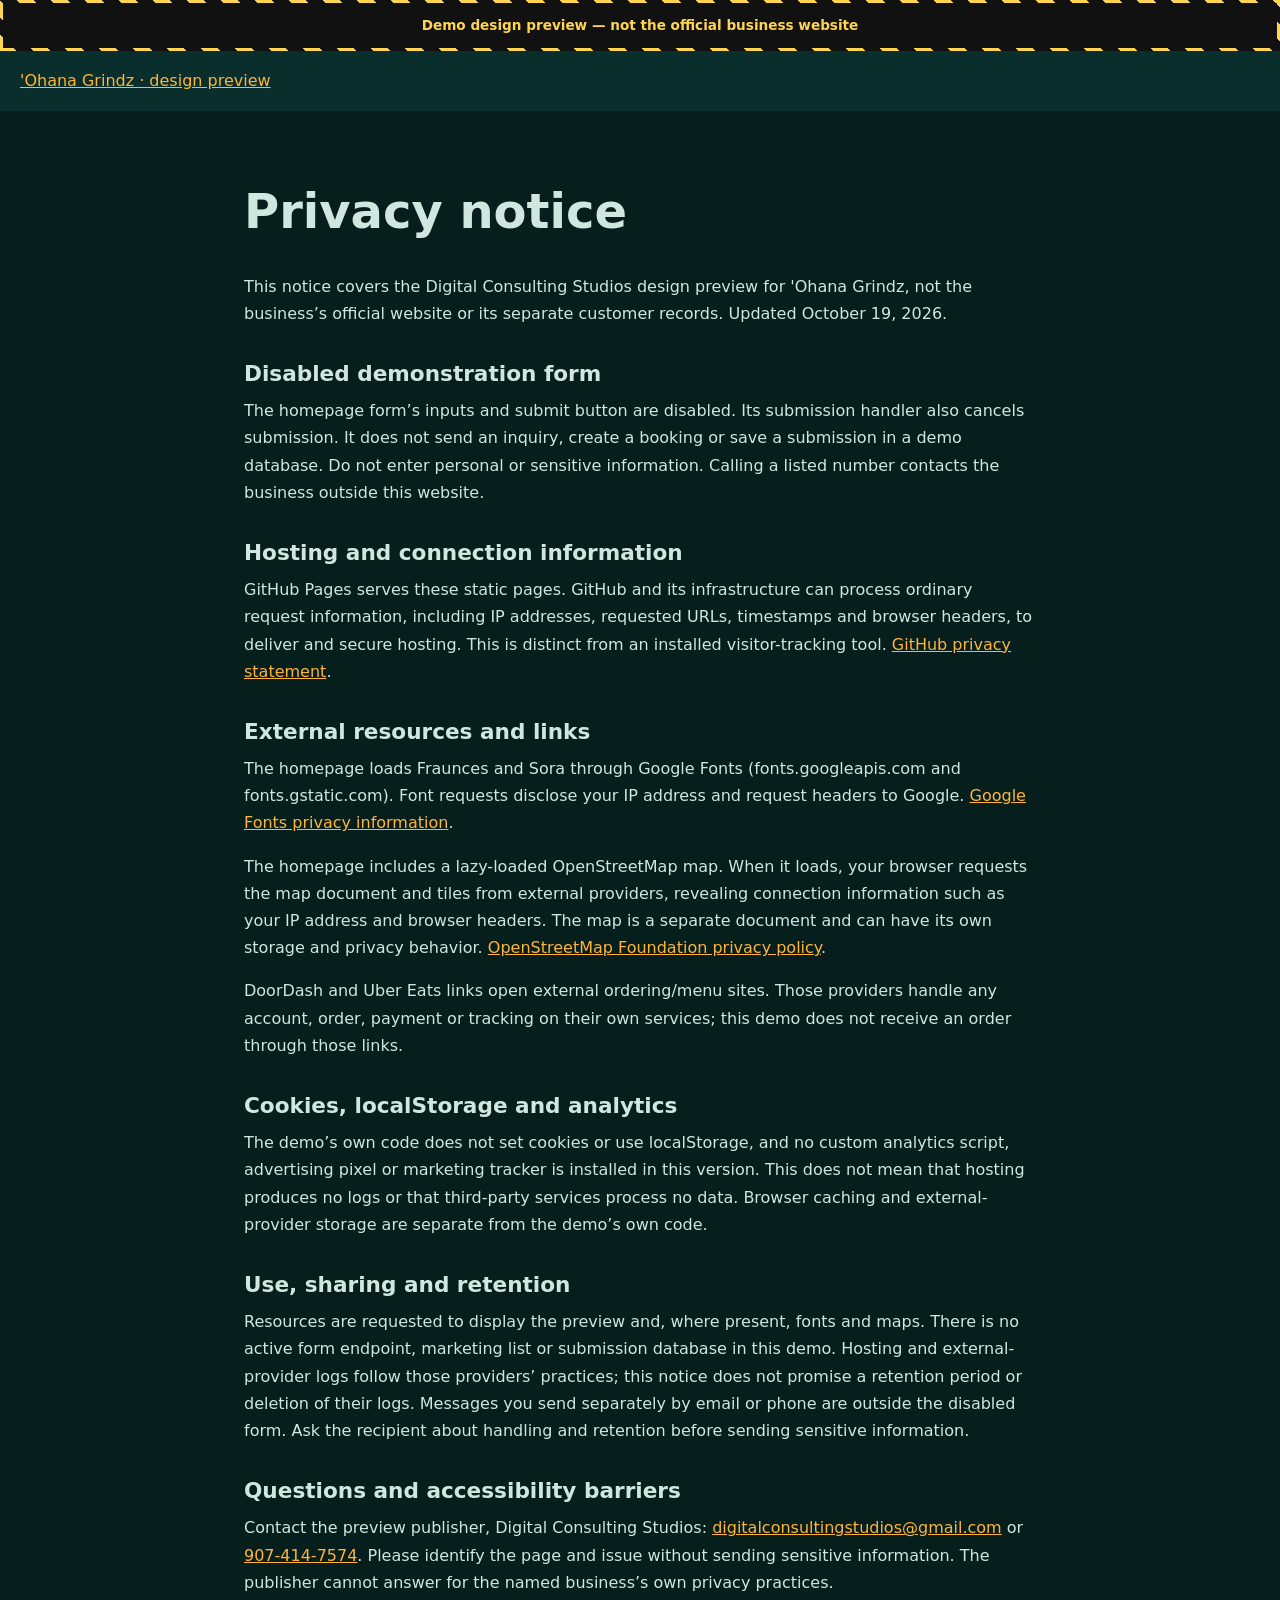
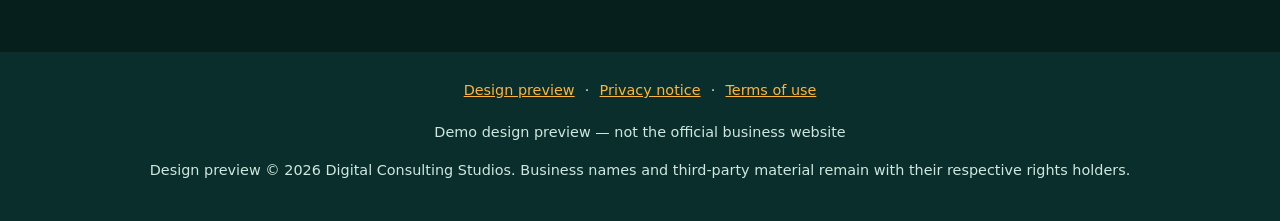
<file: privacy.html>
<!DOCTYPE html>
<html lang="en"><head><meta charset="UTF-8"><meta name="viewport" content="width=device-width, initial-scale=1"><meta name="robots" content="noindex, nofollow"><title>Privacy notice | &#x27;Ohana Grindz design preview</title><link rel="stylesheet" href="compliance.css"></head>
<body class="policy-page"><a class="skip-link" href="#main">Skip to content</a><div class="demo-banner"><p>Demo design preview — not the official business website</p></div><header class="policy-header"><a href="index.html">&#x27;Ohana Grindz · design preview</a></header><main id="main" class="policy-content"><h1>Privacy notice</h1><p>This notice covers the Digital Consulting Studios design preview for &#x27;Ohana Grindz, not the business’s official website or its separate customer records. Updated October 19, 2026.</p>
<h2>Disabled demonstration form</h2><p>The homepage form’s inputs and submit button are disabled. Its submission handler also cancels submission. It does not send an inquiry, create a booking or save a submission in a demo database. Do not enter personal or sensitive information. Calling a listed number contacts the business outside this website.</p>
<h2>Hosting and connection information</h2><p>GitHub Pages serves these static pages. GitHub and its infrastructure can process ordinary request information, including IP addresses, requested URLs, timestamps and browser headers, to deliver and secure hosting. This is distinct from an installed visitor-tracking tool. <a href="https://docs.github.com/en/site-policy/privacy-policies/github-general-privacy-statement">GitHub privacy statement</a>.</p>
<h2>External resources and links</h2><p>The homepage loads Fraunces and Sora through Google Fonts (fonts.googleapis.com and fonts.gstatic.com). Font requests disclose your IP address and request headers to Google. <a href="https://developers.google.com/fonts/faq/privacy">Google Fonts privacy information</a>.</p><p>The homepage includes a lazy-loaded OpenStreetMap map. When it loads, your browser requests the map document and tiles from external providers, revealing connection information such as your IP address and browser headers. The map is a separate document and can have its own storage and privacy behavior. <a href="https://osmfoundation.org/wiki/Privacy_Policy">OpenStreetMap Foundation privacy policy</a>.</p><p>DoorDash and Uber Eats links open external ordering/menu sites. Those providers handle any account, order, payment or tracking on their own services; this demo does not receive an order through those links.</p>
<h2>Cookies, localStorage and analytics</h2><p>The demo’s own code does not set cookies or use localStorage, and no custom analytics script, advertising pixel or marketing tracker is installed in this version. This does not mean that hosting produces no logs or that third-party services process no data. Browser caching and external-provider storage are separate from the demo’s own code.</p>
<h2>Use, sharing and retention</h2><p>Resources are requested to display the preview and, where present, fonts and maps. There is no active form endpoint, marketing list or submission database in this demo. Hosting and external-provider logs follow those providers’ practices; this notice does not promise a retention period or deletion of their logs. Messages you send separately by email or phone are outside the disabled form. Ask the recipient about handling and retention before sending sensitive information.</p>
<h2>Questions and accessibility barriers</h2><p>Contact the preview publisher, Digital Consulting Studios: <a href="mailto:digitalconsultingstudios@gmail.com">digitalconsultingstudios@gmail.com</a> or <a href="tel:+19074147574">907-414-7574</a>. Please identify the page and issue without sending sensitive information. The publisher cannot answer for the named business’s own privacy practices.</p></main>
<footer class="legal-footer"><nav aria-label="Preview policies"><a href="index.html">Design preview</a> · <a href="privacy.html">Privacy notice</a> · <a href="terms.html">Terms of use</a></nav><p>Demo design preview — not the official business website</p><p>Design preview © 2026 Digital Consulting Studios. Business names and third-party material remain with their respective rights holders.</p></footer></body></html>
</file>
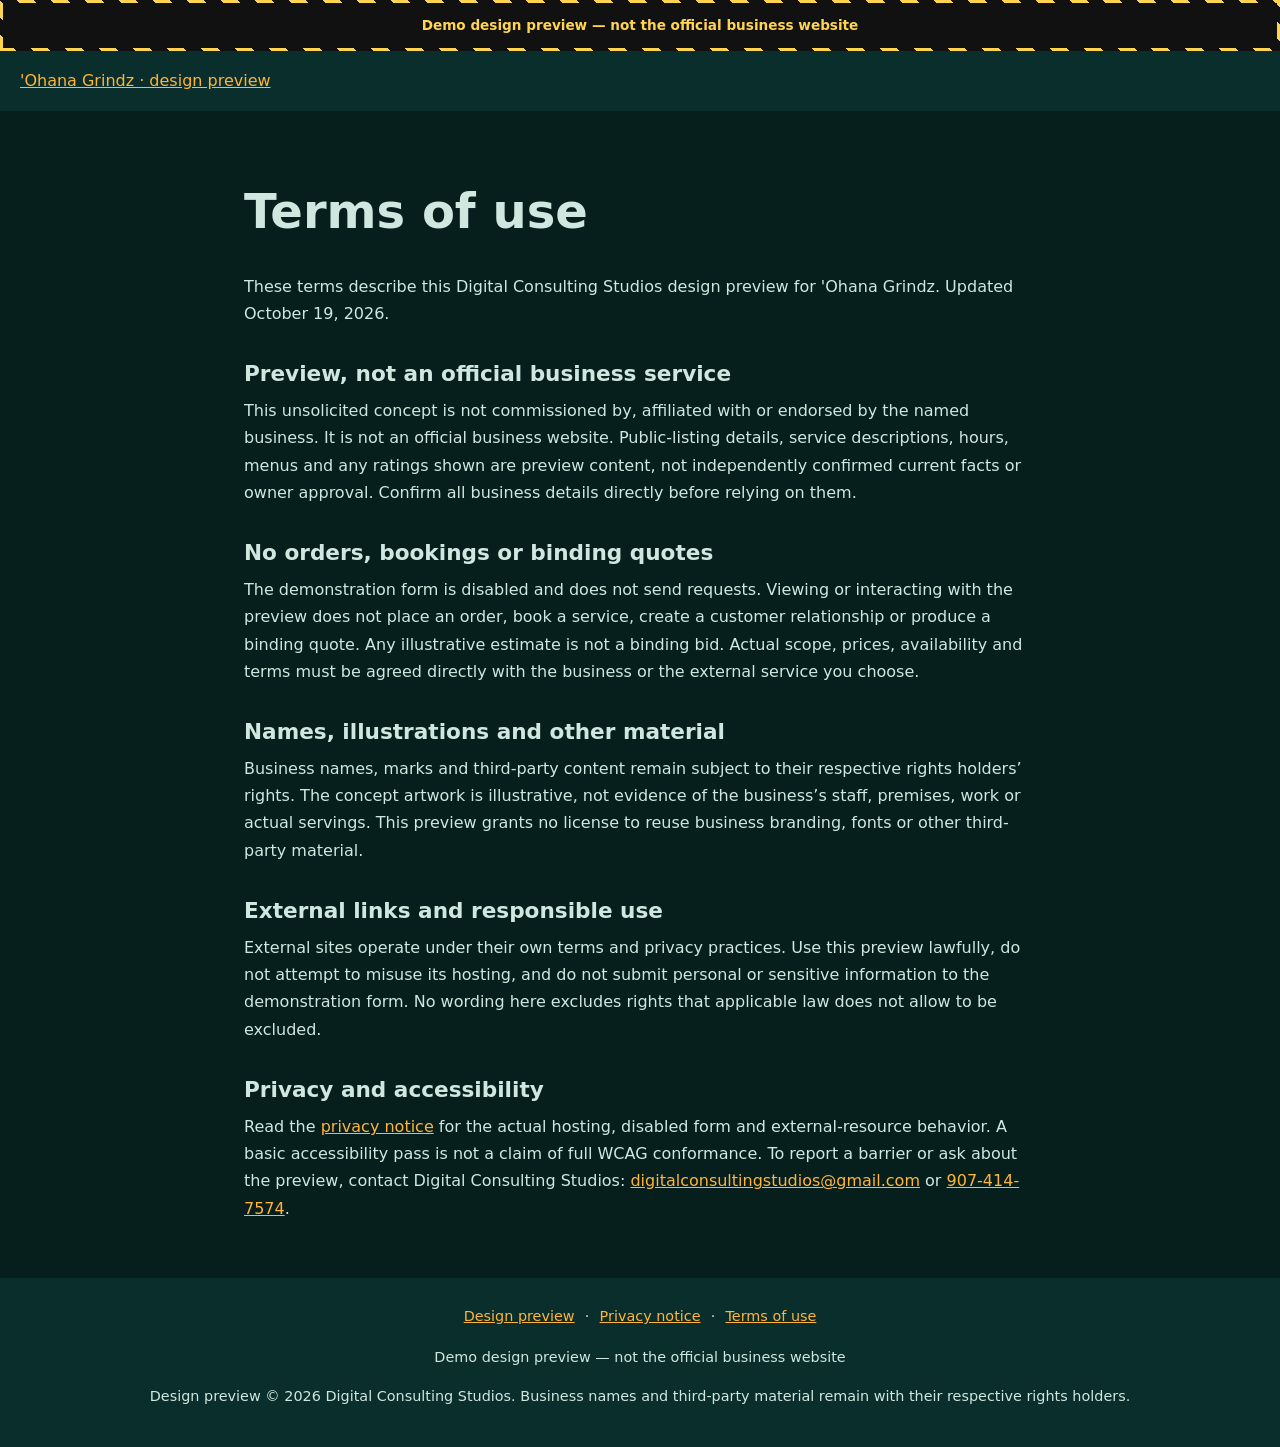
<file: terms.html>
<!DOCTYPE html>
<html lang="en"><head><meta charset="UTF-8"><meta name="viewport" content="width=device-width, initial-scale=1"><meta name="robots" content="noindex, nofollow"><title>Terms of use | &#x27;Ohana Grindz design preview</title><link rel="stylesheet" href="compliance.css"></head>
<body class="policy-page"><a class="skip-link" href="#main">Skip to content</a><div class="demo-banner"><p>Demo design preview — not the official business website</p></div><header class="policy-header"><a href="index.html">&#x27;Ohana Grindz · design preview</a></header><main id="main" class="policy-content"><h1>Terms of use</h1><p>These terms describe this Digital Consulting Studios design preview for &#x27;Ohana Grindz. Updated October 19, 2026.</p>
<h2>Preview, not an official business service</h2><p>This unsolicited concept is not commissioned by, affiliated with or endorsed by the named business. It is not an official business website. Public-listing details, service descriptions, hours, menus and any ratings shown are preview content, not independently confirmed current facts or owner approval. Confirm all business details directly before relying on them.</p>
<h2>No orders, bookings or binding quotes</h2><p>The demonstration form is disabled and does not send requests. Viewing or interacting with the preview does not place an order, book a service, create a customer relationship or produce a binding quote. Any illustrative estimate is not a binding bid. Actual scope, prices, availability and terms must be agreed directly with the business or the external service you choose.</p>
<h2>Names, illustrations and other material</h2><p>Business names, marks and third-party content remain subject to their respective rights holders’ rights. The concept artwork is illustrative, not evidence of the business’s staff, premises, work or actual servings. This preview grants no license to reuse business branding, fonts or other third-party material.</p>
<h2>External links and responsible use</h2><p>External sites operate under their own terms and privacy practices. Use this preview lawfully, do not attempt to misuse its hosting, and do not submit personal or sensitive information to the demonstration form. No wording here excludes rights that applicable law does not allow to be excluded.</p>
<h2>Privacy and accessibility</h2><p>Read the <a href="privacy.html">privacy notice</a> for the actual hosting, disabled form and external-resource behavior. A basic accessibility pass is not a claim of full WCAG conformance. To report a barrier or ask about the preview, contact Digital Consulting Studios: <a href="mailto:digitalconsultingstudios@gmail.com">digitalconsultingstudios@gmail.com</a> or <a href="tel:+19074147574">907-414-7574</a>.</p></main>
<footer class="legal-footer"><nav aria-label="Preview policies"><a href="index.html">Design preview</a> · <a href="privacy.html">Privacy notice</a> · <a href="terms.html">Terms of use</a></nav><p>Demo design preview — not the official business website</p><p>Design preview © 2026 Digital Consulting Studios. Business names and third-party material remain with their respective rights holders.</p></footer></body></html>
</file>
<file: compliance.css>
/* Scoped mechanical accessibility and policy additions; retain original design. */
:root{--legal-bg:#061f1d;--legal-panel:#0a2e2b;--legal-text:#cfe7df;--legal-link:#ffb43a;--legal-muted:#b6d8ce}
html{scroll-padding-top:7rem;scroll-padding-bottom:5rem}
:where(a,button,input,textarea,[tabindex]):focus-visible{outline:3px solid #ffd54f!important;outline-offset:4px!important;box-shadow:0 0 0 6px #101820!important}
a{color:var(--legal-link)}
.skip-link{position:fixed;top:8px;left:8px;z-index:200;transform:translateY(-200%);padding:.7rem 1rem;background:#111;color:#ffd54f;font:700 1rem system-ui}
.skip-link:focus{transform:none}
.legal-nav{margin:1rem auto;line-height:2.5}
.legal-nav a,.legal-footer a{display:inline-block;padding:.15rem .35rem;text-decoration:underline}
footer,.menu-note,.proof-src,.map-note,.find-card .note,.cat-inner small,.est-inner small{color:var(--legal-muted)}
small a{text-decoration:underline}
input:disabled,textarea:disabled,button:disabled{opacity:1;cursor:not-allowed;-webkit-text-fill-color:currentColor}
#petals,#sparks{width:100%;height:100%;max-width:100%}
.hours caption{text-align:left;color:var(--legal-muted);font-size:.9rem;padding:.6rem 0}
.hours th{text-align:left;font-weight:400;padding:.4rem .2rem;border-bottom:1px solid #454b52;font-size:.95rem}
@media (max-width:480px){header{padding:.8rem 1rem;flex-wrap:wrap}.call-top{flex-shrink:0}}
@media (prefers-reduced-motion:reduce){html.js .reveal{opacity:1!important;transform:none!important}.cursor-dot,.cursor-glow{display:none}.story-wrap{height:auto}.story-stage{position:relative;height:auto;min-height:0;padding:3rem 0}.story-svg .lyr,.story-svg .steam-g,.story-cap{opacity:1!important;transform:none!important}.story-hint{display:none}}
.policy-page{margin:0;color:var(--legal-text);background:var(--legal-bg);font:1rem/1.7 system-ui,sans-serif}
.policy-page *{box-sizing:border-box}
.policy-page .demo-banner{padding:3px;background:repeating-linear-gradient(45deg,#ffd54f,#ffd54f 12px,#111 12px,#111 24px)}
.policy-page .demo-banner p{margin:0;background:#111;color:#ffd54f;text-align:center;font-weight:700;font-size:.85rem;padding:.7rem}
.policy-header{position:static;display:block;padding:1rem 1.25rem;background:var(--legal-panel)}
.policy-content{max-width:52rem;margin:0 auto;padding:2.5rem 1.25rem}
.policy-content h1{font-size:clamp(2rem,6vw,3rem);line-height:1.2}
.policy-content h2{font-size:1.35rem;line-height:1.4;margin:2rem 0 .5rem}
.policy-content p{margin:0 0 1rem}
.policy-content a{overflow-wrap:anywhere}
.policy-page .legal-footer{padding:1.5rem 1.25rem;background:var(--legal-panel);color:var(--legal-text);text-align:center;font-size:.9rem}

.call-top,.cta.primary,.order-links .call,.cat-inner button,.sticky-call a,.marquee{color:#12201e}
.story-hint{color:#b6d8ce}
/* Keep the sunset visible while giving foreground copy a stable dark backing. */
.hero h1,.hero .sub,.hero .pin{background:rgba(6,31,29,.9);border-radius:12px;padding:.2em .4em}
.hero .pin{display:inline-block}
</file>
